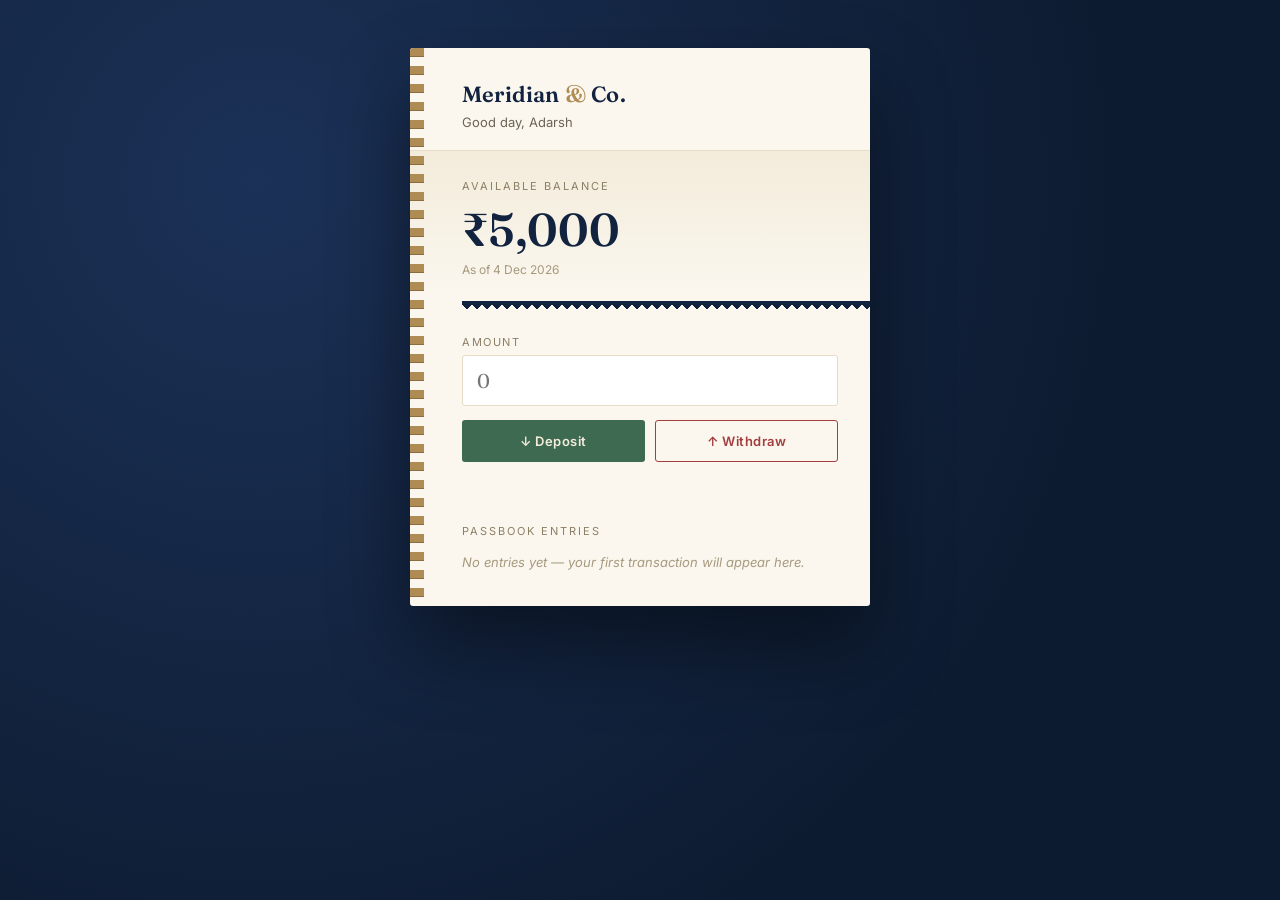
<file: index.html>
<!DOCTYPE html>
<html lang="en">
<head>
<meta charset="UTF-8">
<meta name="viewport" content="width=device-width, initial-scale=1.0">
<title>Meridian & Co. — Passbook</title>
<link rel="preconnect" href="https://fonts.googleapis.com">
<link rel="preconnect" href="https://fonts.gstatic.com" crossorigin>
<link href="https://fonts.googleapis.com/css2?family=Fraunces:opsz,wght@9..144,400;9..144,600&family=Inter:wght@400;500;600&display=swap" rel="stylesheet">
<link rel="stylesheet" href="style.css">
</head>
<body>

<div class="passbook">

  <!-- spine -->
  <div class="spine"></div>

  <!-- header -->
  <header>
    <div class="brand">Meridian <span>&amp;</span> Co.</div>
    <p class="greeting" id="greeting">Good day, Adarsh</p>
  </header>

  <!-- balance -->
  <section class="balance-block">
    <p class="balance-label">Available balance</p>
    <p class="balance-value" id="balance">₹5,000</p>
    <p class="balance-date" id="today"></p>
  </section>

  <div class="tear"></div>

  <!-- actions -->
  <section class="actions">
    <div class="amount-field">
      <label for="amount">Amount</label>
      <input type="number" id="amount" placeholder="0">
    </div>
    <div class="action-buttons">
      <button class="btn deposit-btn" onclick="deposit()">↓ Deposit</button>
      <button class="btn withdraw-btn" onclick="withdraw()">↑ Withdraw</button>
    </div>
    <p class="message" id="message"></p>
  </section>

  <!-- ledger -->
  <section class="ledger">
    <p class="ledger-title">Passbook entries</p>
    <div class="ledger-rows" id="history">
      <p class="empty-note" id="emptyNote">No entries yet — your first transaction will appear here.</p>
    </div>
  </section>

</div>

<script src="script.js"></script>
</body>
</html>
</file>
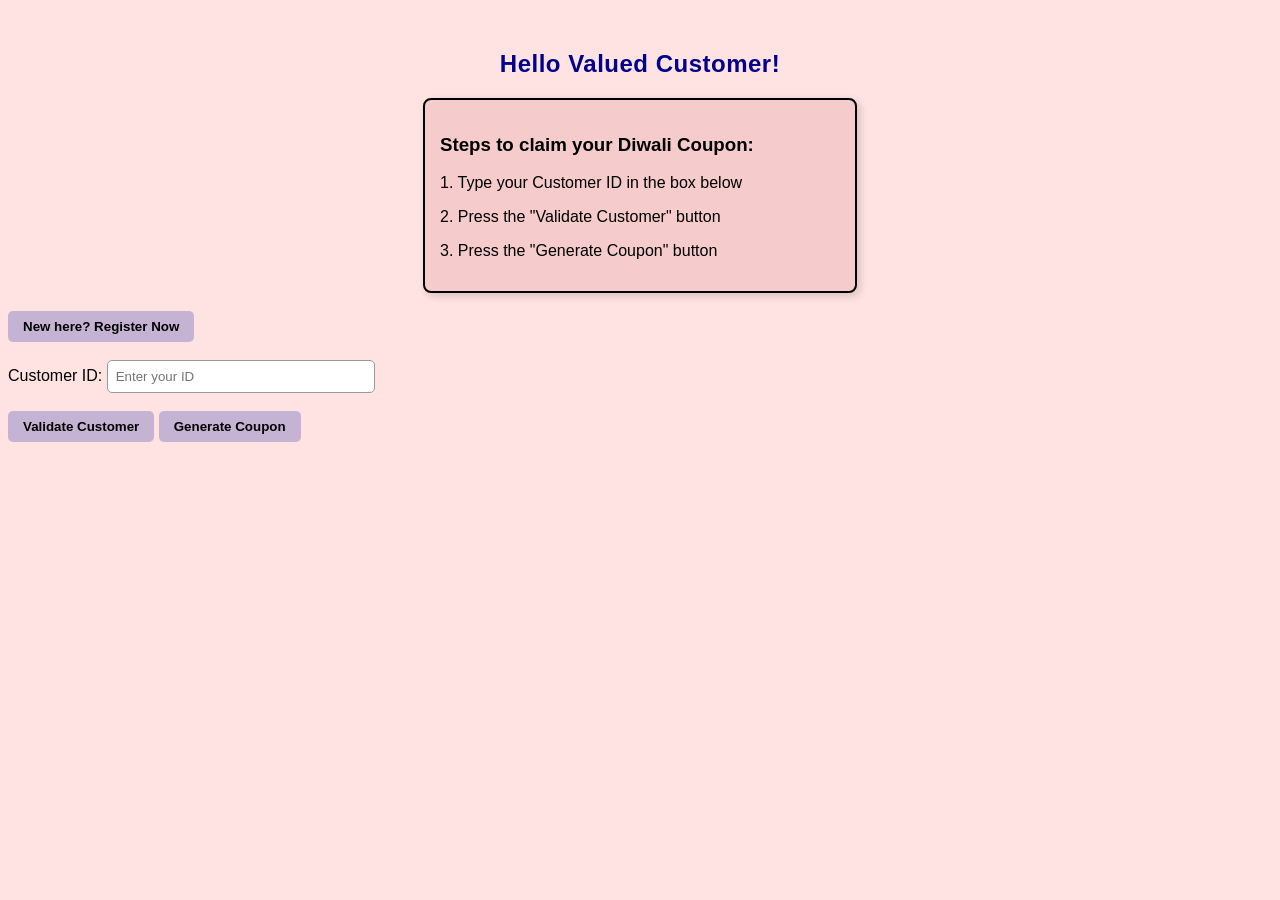
<file: Assignment-1-Bank-Customer-Page/index.html>
<!DOCTYPE html>
<html lang="en">
<head>
  <meta charset="UTF-8">
  <meta name="viewport" content="width=device-width, initial-scale=1.0">
  <title>PQR Bank</title>
  <link rel="stylesheet" href="style.css">
</head>
<body>
  <h2 id="wel">Hello Valued Customer!</h2>

  <div id="instructions">
    <h3>Steps to claim your Diwali Coupon:</h3>
    <p>1. Type your Customer ID in the box below</p>
    <p>2. Press the "Validate Customer" button</p>
    <p>3. Press the "Generate Coupon" button</p>
  </div>

  <br>

  <button onclick="hide()">New here? Register Now</button>
  <br><br>

  <label for="custID">Customer ID:</label>
  <input type="text" id="custID" placeholder="Enter your ID">
  <br><br>

  <button onclick="validateCustomer()">Validate Customer</button>
  <button onclick="generateCoupon()">Generate Coupon</button>

  <!-- popup box -->
  <div id="popup">
    <p id="popMessage"></p>
    <button onclick="closePopup()">Close</button>
  </div>

  <script src="script.js"></script>
</body>
</html>
</file>
<file: style.css>
/* =========================================================
   Design tokens
   Ink   #12233F   Paper #FBF7EF   Brass #B08C55
   Moss  #3E6A52   Brick #A23E3E   Line  #E6DCC7
   Display: Fraunces (serif, characterful)
   Body:    Inter
   ========================================================= */

* {
  box-sizing: border-box;
}

body {
  margin: 0;
  min-height: 100vh;
  background: #12233F;
  background-image: radial-gradient(circle at 20% 20%, #1B3157, #0D1B30 70%);
  font-family: 'Inter', Arial, sans-serif;
  color: #12233F;
  display: flex;
  justify-content: center;
  align-items: flex-start;
  padding: 48px 16px;
}

.passbook {
  position: relative;
  width: 100%;
  max-width: 460px;
  background: #FBF7EF;
  border-radius: 3px;
  box-shadow: 0 40px 80px rgba(0, 0, 0, 0.45);
  overflow: hidden;
}

/* brass spine along the left edge, like a stitched passbook */
.spine {
  position: absolute;
  top: 0;
  bottom: 0;
  left: 0;
  width: 14px;
  background: repeating-linear-gradient(
    to bottom,
    #B08C55 0 8px,
    #8C6C3D 8px 9px,
    transparent 9px 18px
  );
}

header {
  padding: 32px 32px 20px 52px;
  border-bottom: 1px solid #E6DCC7;
}

.brand {
  font-family: 'Fraunces', serif;
  font-size: 22px;
  font-weight: 600;
  letter-spacing: 0.2px;
}

.brand span {
  color: #B08C55;
}

.greeting {
  margin: 6px 0 0;
  font-size: 13px;
  color: #6B6455;
}

.balance-block {
  padding: 28px 32px 24px 52px;
  background: linear-gradient(180deg, #F3ECDB, #FBF7EF);
}

.balance-label {
  margin: 0;
  font-size: 11px;
  letter-spacing: 2px;
  text-transform: uppercase;
  color: #8C7F65;
}

.balance-value {
  margin: 8px 0 0;
  font-family: 'Fraunces', serif;
  font-size: 46px;
  font-weight: 600;
  font-variant-numeric: tabular-nums;
  color: #12233F;
}

.balance-date {
  margin: 4px 0 0;
  font-size: 12px;
  color: #A6997E;
}

/* torn-edge divider between balance stub and the working section */
.tear {
  height: 10px;
  background:
    linear-gradient(135deg, transparent 66%, #FBF7EF 66%) 0 0 / 10px 10px,
    linear-gradient(-135deg, transparent 66%, #FBF7EF 66%) 0 0 / 10px 10px;
  background-color: #12233F;
  background-repeat: repeat-x;
  margin-left: 52px;
}

.actions {
  padding: 24px 32px 8px 52px;
}

.amount-field label {
  display: block;
  font-size: 11px;
  letter-spacing: 1.5px;
  text-transform: uppercase;
  color: #8C7F65;
  margin-bottom: 6px;
}

.amount-field input {
  width: 100%;
  padding: 12px 14px;
  font-family: 'Fraunces', serif;
  font-size: 20px;
  border: 1px solid #E6DCC7;
  background: #fff;
  border-radius: 3px;
  color: #12233F;
}

.amount-field input:focus {
  outline: 2px solid #B08C55;
  outline-offset: 1px;
}

.action-buttons {
  display: flex;
  gap: 10px;
  margin-top: 14px;
}

.btn {
  flex: 1;
  padding: 12px 0;
  font-family: 'Inter', sans-serif;
  font-size: 13px;
  font-weight: 600;
  letter-spacing: 0.5px;
  border-radius: 3px;
  cursor: pointer;
  border: 1px solid transparent;
  transition: transform 0.1s ease, background 0.15s ease;
}

.btn:active {
  transform: translateY(1px);
}

.deposit-btn {
  background: #3E6A52;
  color: #F3ECDB;
}
.deposit-btn:hover { background: #345A46; }

.withdraw-btn {
  background: transparent;
  color: #A23E3E;
  border-color: #A23E3E;
}
.withdraw-btn:hover { background: #A23E3E; color: #fff; }

.message {
  min-height: 18px;
  margin: 12px 0 0;
  font-size: 13px;
  font-weight: 600;
}

.message.success { color: #3E6A52; }
.message.error { color: #A23E3E; }

.ledger {
  padding: 8px 32px 32px 52px;
}

.ledger-title {
  font-size: 11px;
  letter-spacing: 2px;
  text-transform: uppercase;
  color: #8C7F65;
  margin: 16px 0 12px;
}

.ledger-rows {
  display: flex;
  flex-direction: column;
}

.empty-note {
  font-size: 13px;
  color: #A6997E;
  font-style: italic;
  margin: 4px 0;
}

.ledger-row {
  display: flex;
  justify-content: space-between;
  align-items: baseline;
  padding: 10px 0;
  border-bottom: 1px dashed #E6DCC7;
  font-size: 14px;
}

.ledger-row:last-child {
  border-bottom: none;
}

.row-left {
  display: flex;
  flex-direction: column;
}

.row-type {
  font-weight: 600;
}

.row-date {
  font-size: 11px;
  color: #A6997E;
  margin-top: 2px;
}

.row-amounts {
  text-align: right;
  font-variant-numeric: tabular-nums;
}

.row-amount {
  font-weight: 600;
}

.row-amount.pos { color: #3E6A52; }
.row-amount.neg { color: #A23E3E; }

.row-balance {
  font-size: 11px;
  color: #A6997E;
  margin-top: 2px;
}

@media (max-width: 480px) {
  header, .balance-block, .actions, .ledger {
    padding-left: 40px;
  }
  .balance-value {
    font-size: 36px;
  }
}
</file>
<file: Assignment-1-Bank-Customer-Page/style.css>
body{
  font-family: Arial, Helvetica, sans-serif;
  background-color: #FFE2E2;
  margin-top: 50px;
}

h2{
  text-align: center;
  color: darkblue;
  letter-spacing: 0.5px;
}

#instructions{
  width: 400px;
  padding: 15px;
  border: 2px solid black;
  border-radius: 8px;
  background-color: #F5CBCB;
  box-shadow: 3px 3px 8px rgba(0,0,0,0.15);
  margin: 0 auto;
}

button{
  padding: 8px 15px;
  background-color: #C5B3D3;
  color: black;
  border: none;
  cursor: pointer;
  border-radius: 5px;
  font-weight: bold;
  transition: background-color 0.2s ease, transform 0.1s ease;
}

button:hover{
  background-color: #709ee4;
  transform: translateY(-1px);
}

button:active{
  transform: translateY(0px);
}

input{
  padding: 8px;
  width: 250px;
  border: 1px solid #999;
  border-radius: 5px;
  outline: none;
}

input:focus{
  border-color: #709ee4;
}

#popup{
  display: none;
  width: 300px;
  padding: 20px;
  border: 2px solid black;
  border-radius: 8px;
  background-color: white;
  position: fixed;
  top: 35%;
  left: 50%;
  transform: translate(-50%, -50%);
  text-align: center;
  box-shadow: 0 4px 15px rgba(0,0,0,0.3);
}
</file>
